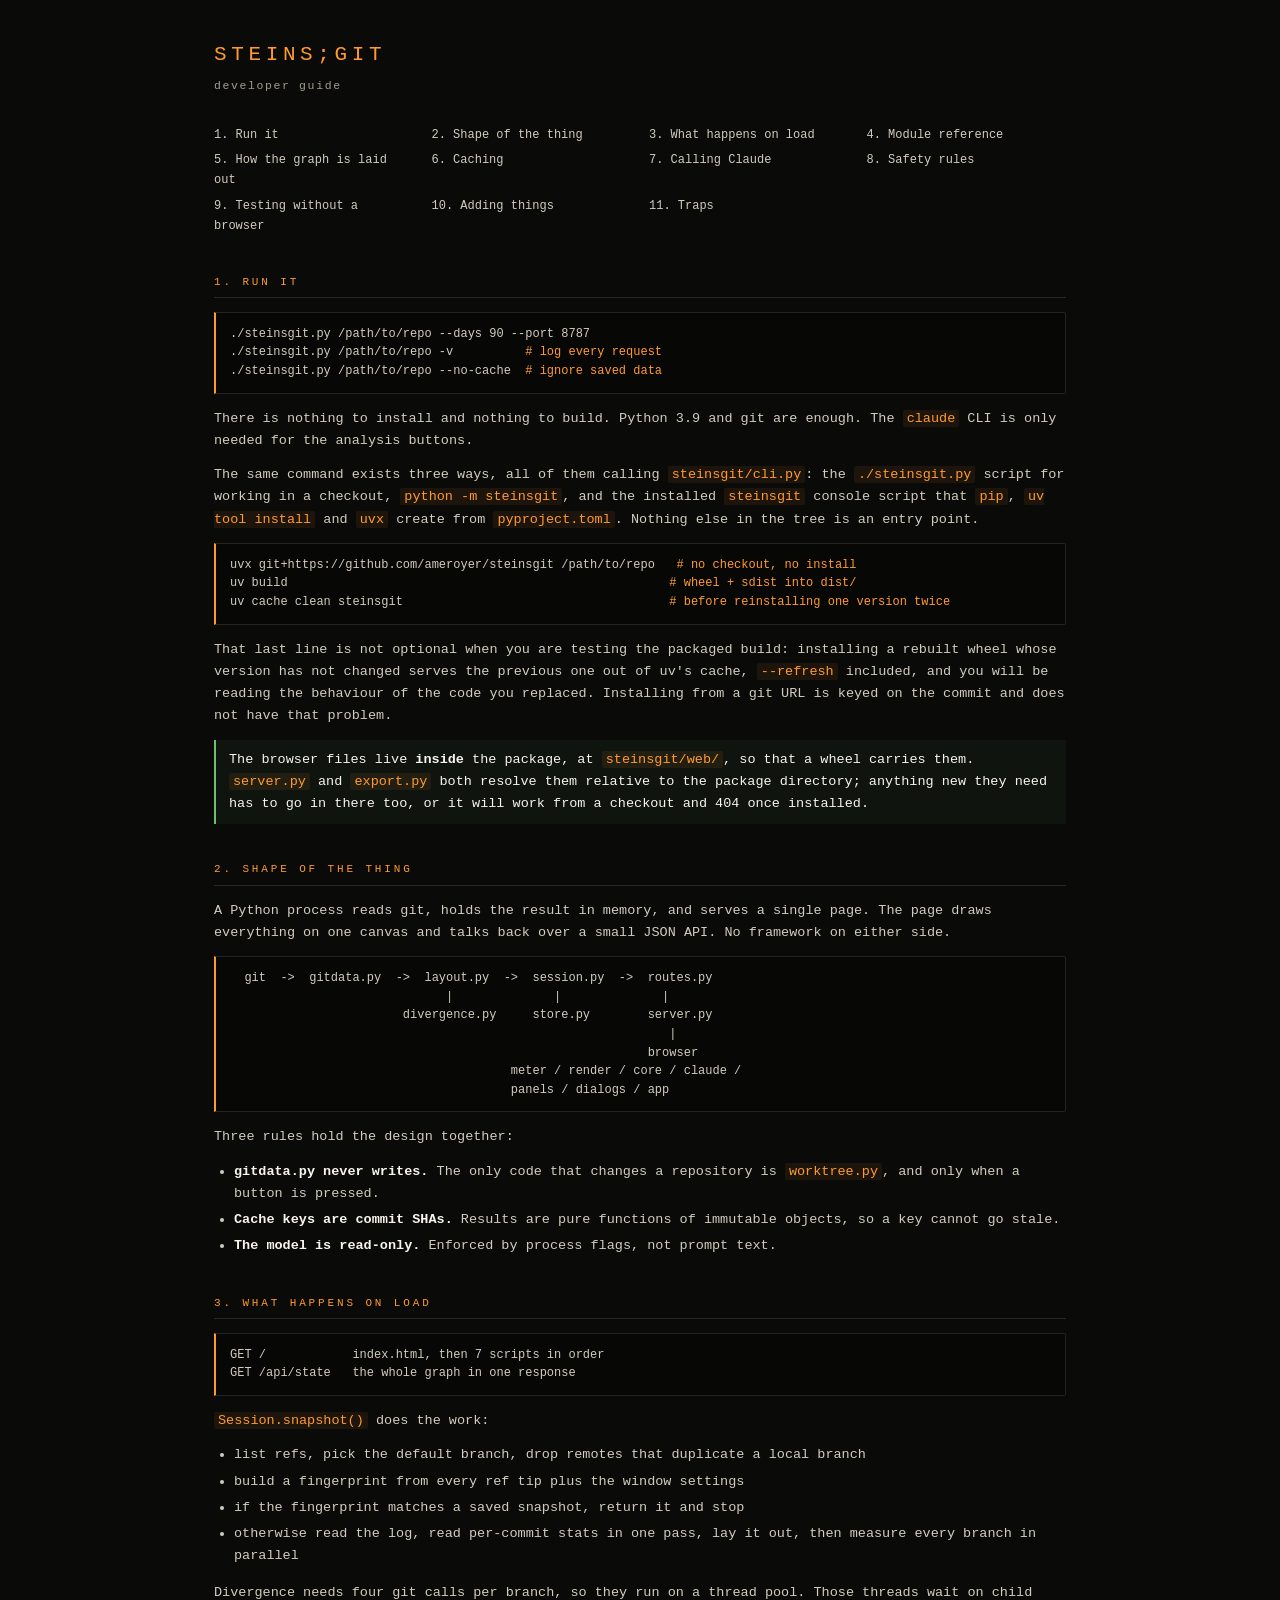
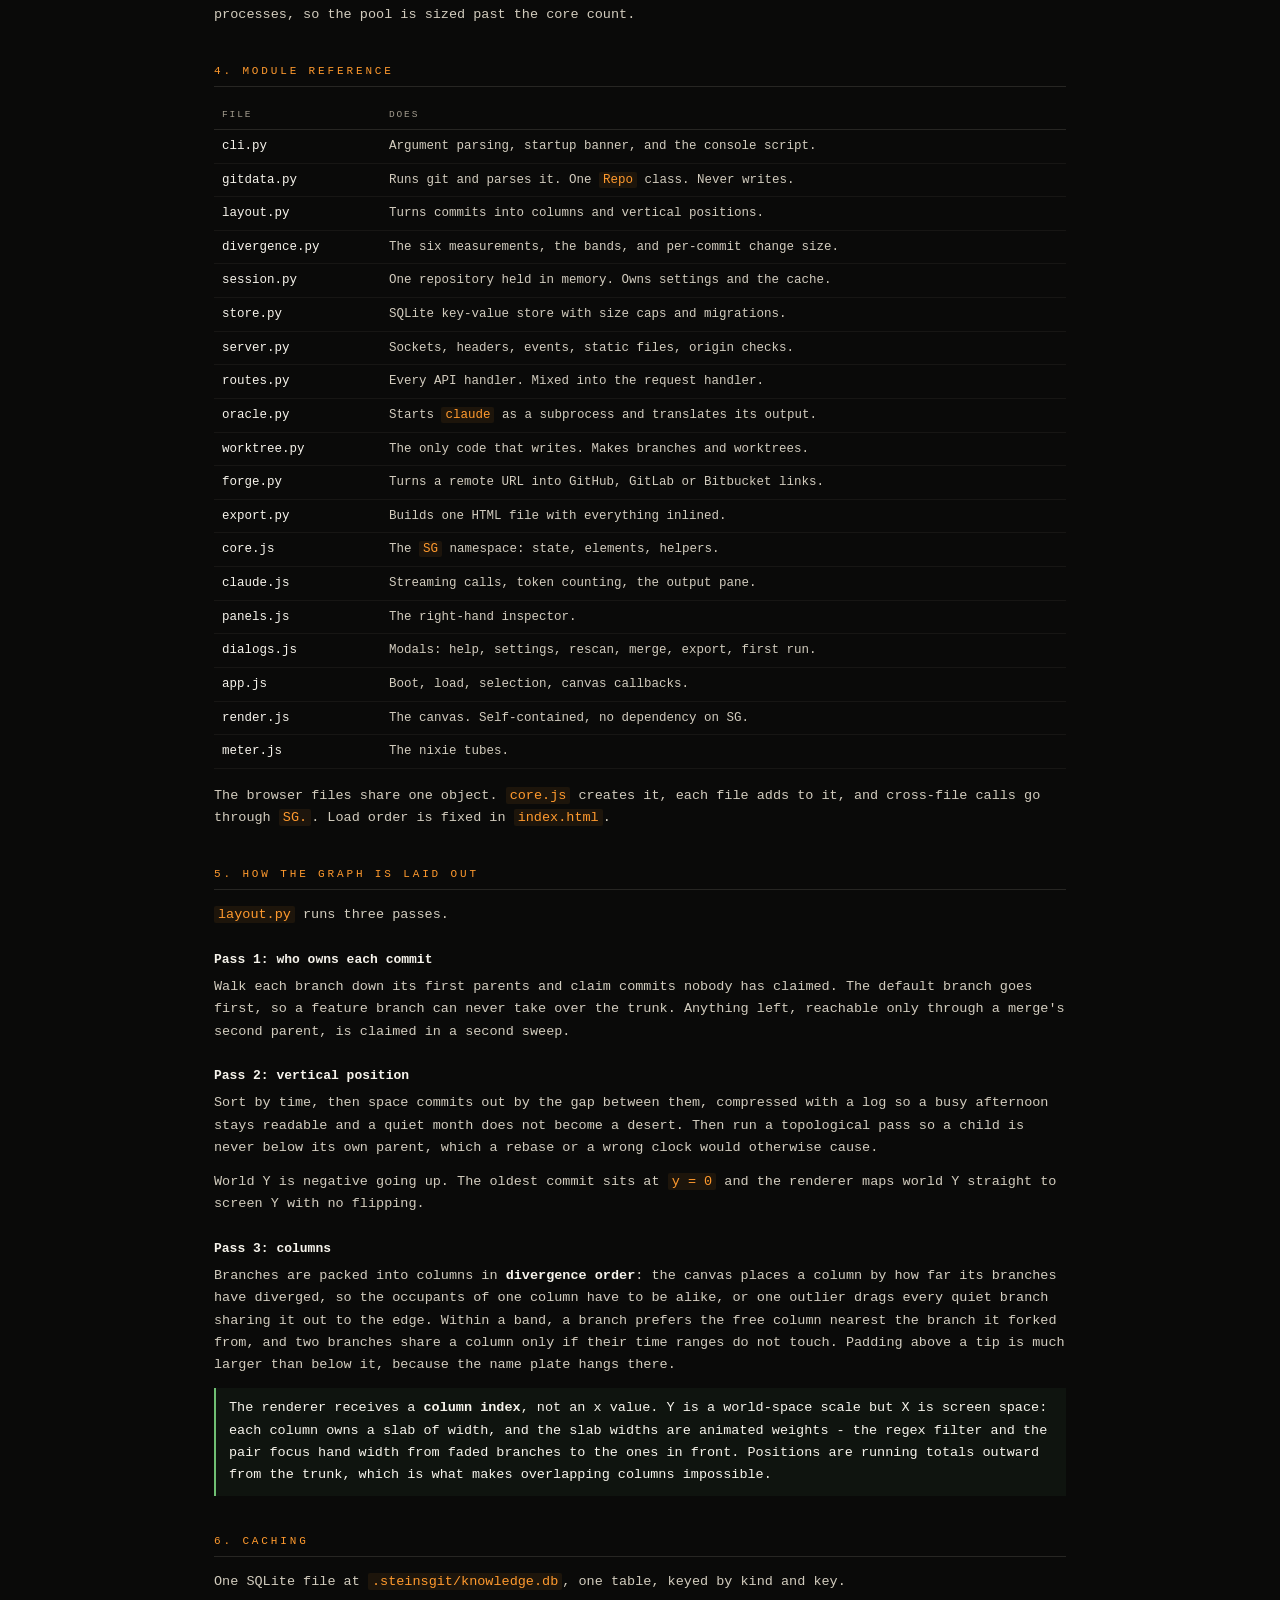
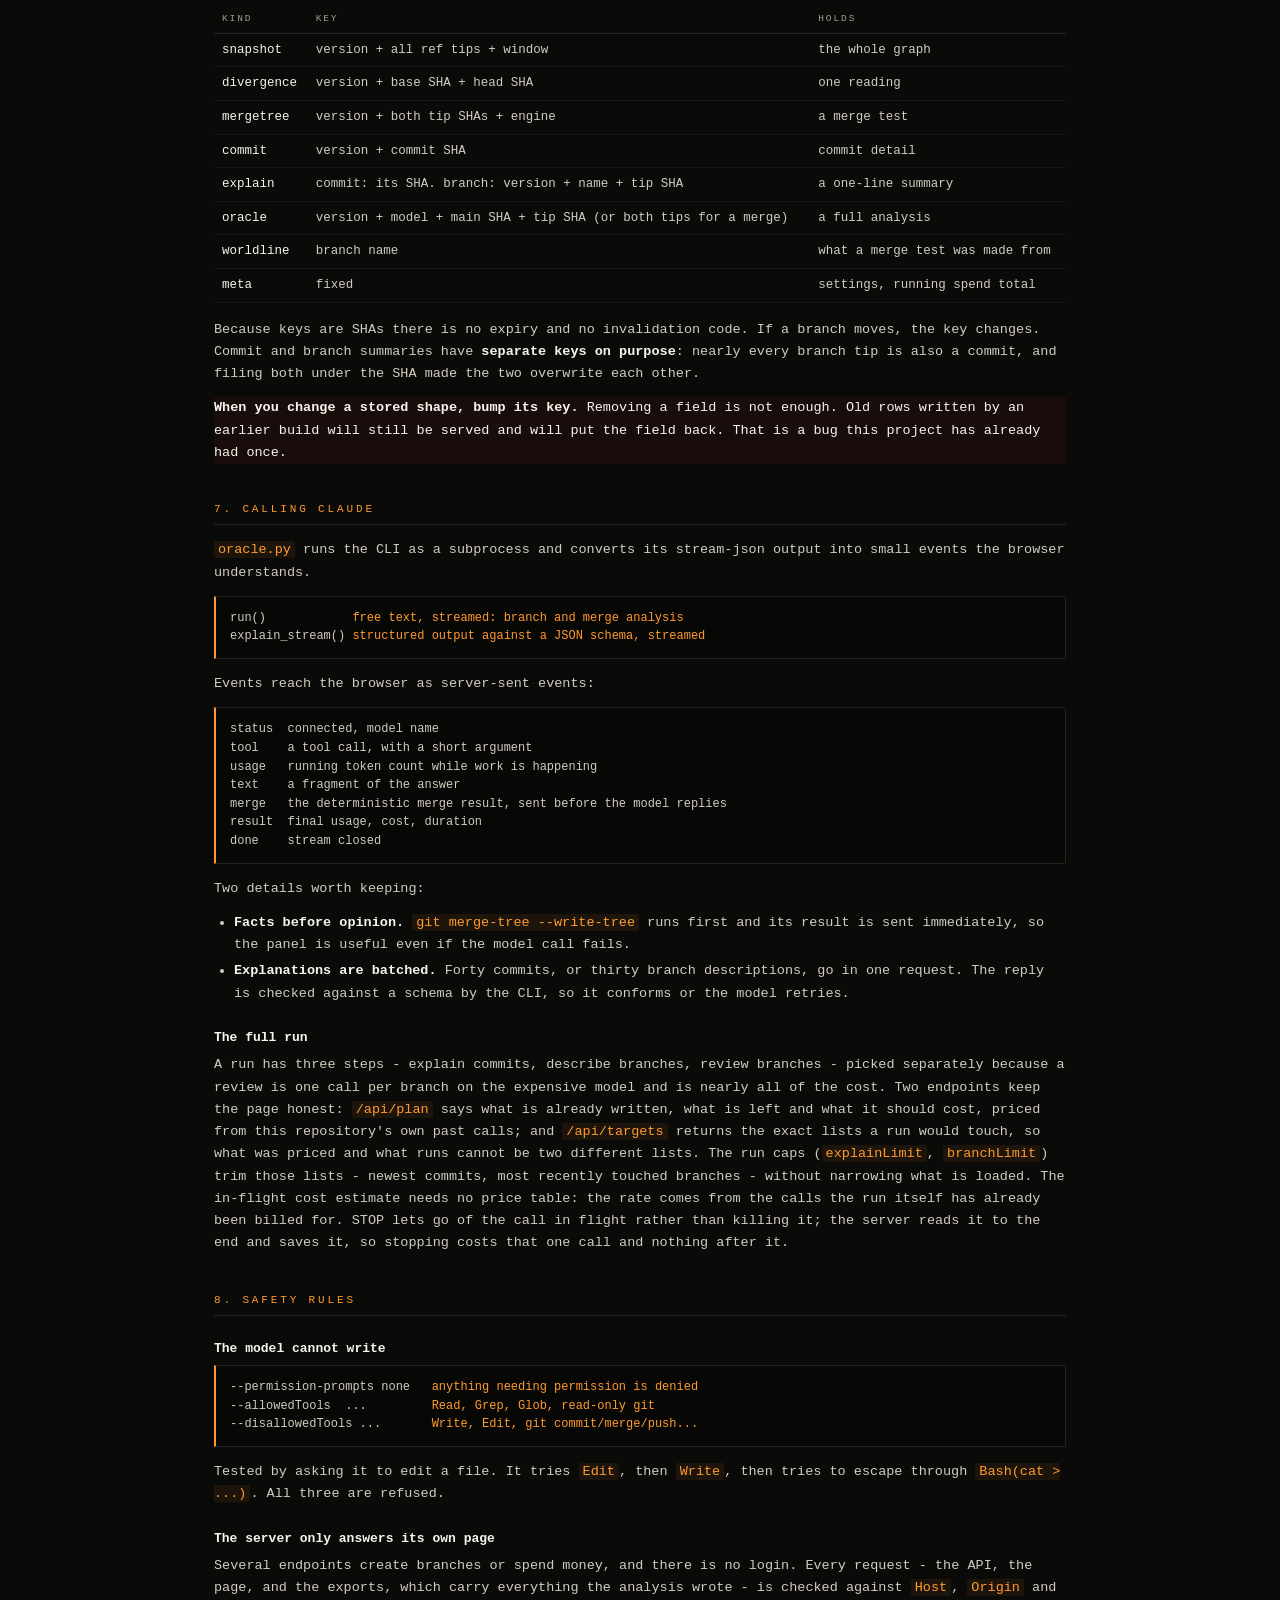
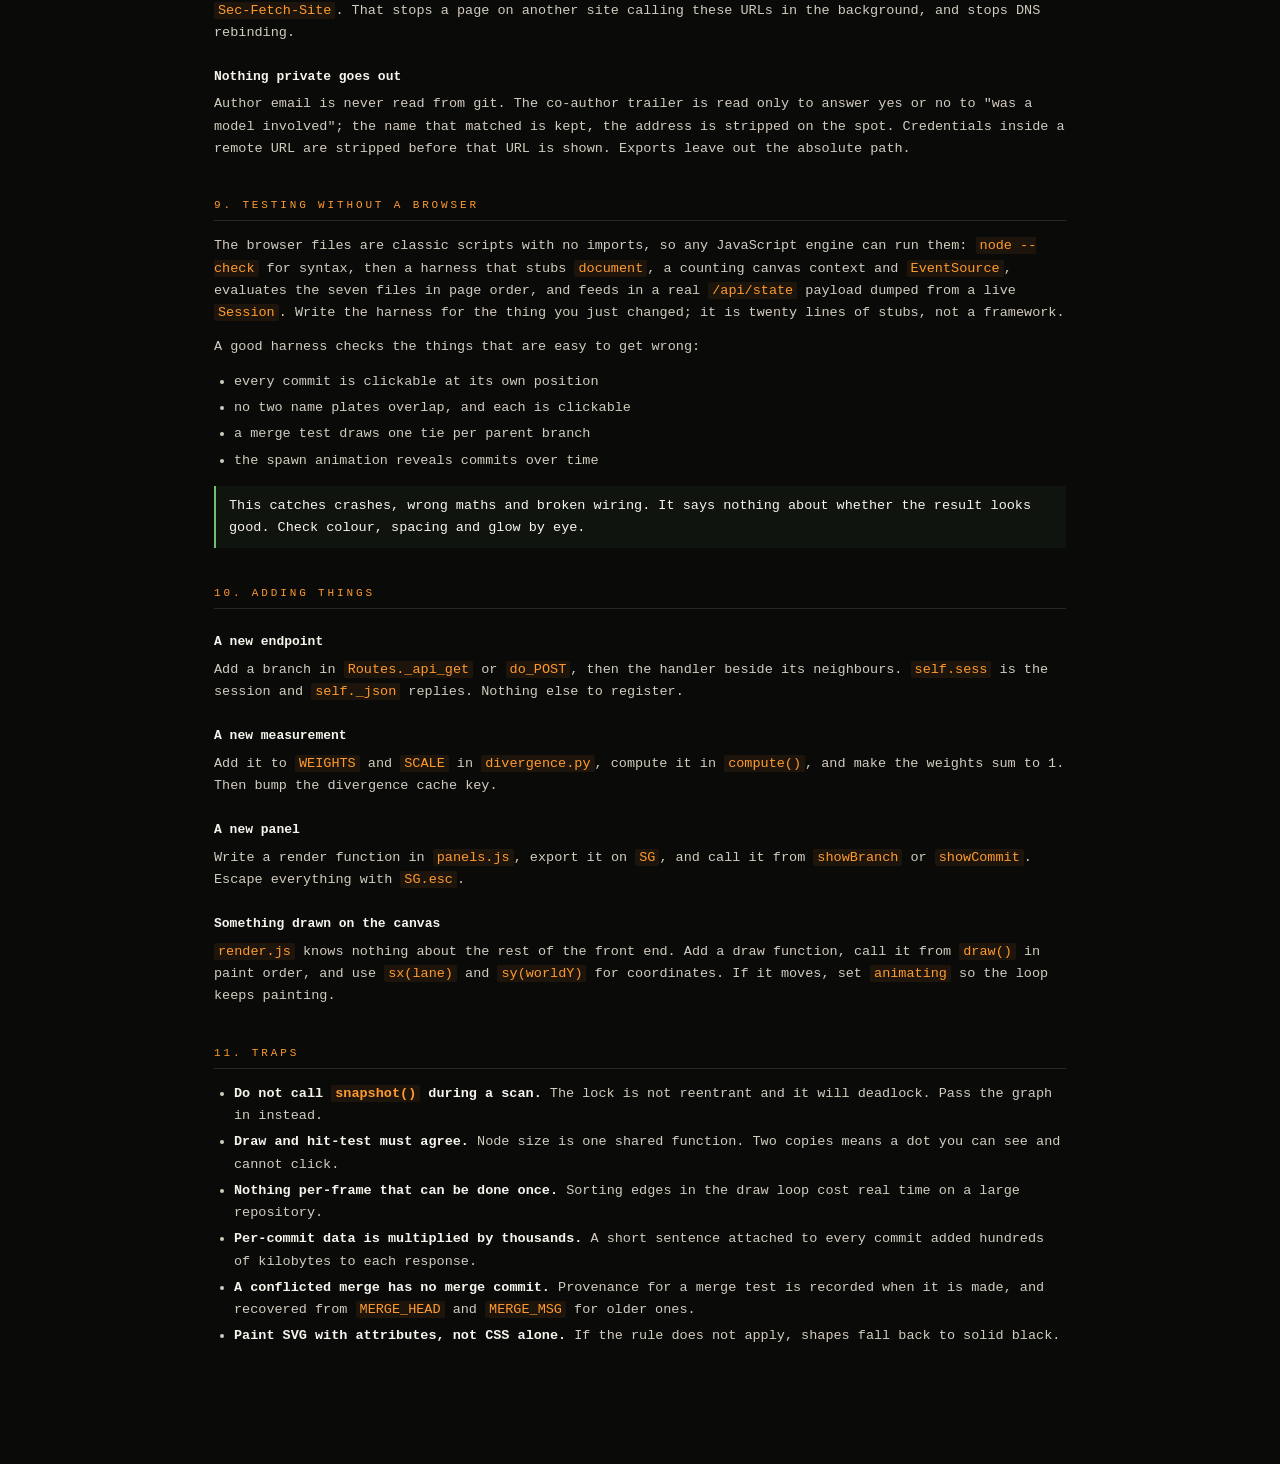
<file: docs/index.html>
<!doctype html>
<html lang="en">
<head>
<meta charset="utf-8">
<meta name="viewport" content="width=device-width, initial-scale=1">
<title>STEINS;GIT developer guide</title>
<style>
  :root{
    --bg:#0a0a09; --panel:#0e0e0c; --ink:#f7f4ec; --dim:#d2ccbe; --faint:#a39c8e;
    --line:rgba(226,219,204,.13); --amber:#ff9a2e; --green:#6fbf73; --red:#ff4224;
    --mono:"SF Mono",ui-monospace,Menlo,Consolas,monospace;
  }
  *{box-sizing:border-box}
  body{
    margin:0; background:var(--bg); color:var(--ink); font-family:var(--mono);
    font-size:13.5px; line-height:1.65; -webkit-font-smoothing:antialiased;
  }
  .wrap{max-width:900px; margin:0 auto; padding:38px 24px 80px}
  h1{font-size:21px; letter-spacing:.22em; color:var(--amber); font-weight:400; margin:0 0 4px}
  .sub{color:var(--faint); font-size:11.5px; letter-spacing:.14em; margin-bottom:30px}
  h2{
    font-size:11px; letter-spacing:.26em; color:var(--amber); font-weight:400;
    border-bottom:1px solid var(--line); padding-bottom:6px; margin:36px 0 14px;
  }
  h3{font-size:13px; color:var(--ink); font-weight:600; margin:22px 0 6px}
  p{margin:0 0 12px; color:var(--dim)}
  b{color:var(--ink)}
  code{color:var(--amber); background:rgba(255,154,46,.08); padding:1px 4px; border-radius:2px}
  pre{
    background:#070706; border:1px solid var(--line); border-left:2px solid var(--amber);
    padding:12px 14px; overflow-x:auto; font-size:12px; line-height:1.55;
    color:var(--dim); margin:0 0 14px; border-radius:0 2px 2px 0;
  }
  pre b{color:var(--amber); font-weight:400}
  table{width:100%; border-collapse:collapse; margin:0 0 16px; font-size:12.5px}
  th{
    text-align:left; color:var(--faint); font-weight:400; font-size:9.5px;
    letter-spacing:.2em; border-bottom:1px solid var(--line); padding:6px 8px;
  }
  td{padding:6px 8px; border-bottom:1px solid rgba(226,219,204,.06); vertical-align:top}
  td:first-child{color:var(--ink); white-space:nowrap}
  td.d{color:var(--dim)}
  .note{
    border-left:2px solid var(--green); background:rgba(111,191,115,.06);
    padding:9px 13px; margin:0 0 16px; color:var(--ink);
  }
  .warn{border-left-color:var(--red); background:rgba(255,66,36,.06)}
  ul{margin:0 0 14px; padding-left:20px; color:var(--dim)}
  li{margin-bottom:4px}
  a{color:var(--amber)}
  .toc{
    display:grid; grid-template-columns:repeat(auto-fit,minmax(190px,1fr));
    gap:6px 18px; margin-bottom:8px; font-size:12px;
  }
  .toc a{text-decoration:none; color:var(--dim)}
  .toc a:hover{color:var(--amber)}
</style>
</head>
<body>
<div class="wrap">

<h1>STEINS;GIT</h1>
<div class="sub">developer guide</div>

<div class="toc">
  <a href="#run">1. Run it</a>
  <a href="#shape">2. Shape of the thing</a>
  <a href="#flow">3. What happens on load</a>
  <a href="#modules">4. Module reference</a>
  <a href="#layout">5. How the graph is laid out</a>
  <a href="#cache">6. Caching</a>
  <a href="#claude">7. Calling Claude</a>
  <a href="#safety">8. Safety rules</a>
  <a href="#test">9. Testing without a browser</a>
  <a href="#extend">10. Adding things</a>
  <a href="#traps">11. Traps</a>
</div>

<h2 id="run">1. RUN IT</h2>
<pre>./steinsgit.py /path/to/repo --days 90 --port 8787
./steinsgit.py /path/to/repo -v          <b># log every request</b>
./steinsgit.py /path/to/repo --no-cache  <b># ignore saved data</b></pre>
<p>There is nothing to install and nothing to build. Python 3.9 and git are
enough. The <code>claude</code> CLI is only needed for the analysis buttons.</p>
<p>The same command exists three ways, all of them calling
<code>steinsgit/cli.py</code>: the <code>./steinsgit.py</code> script for working
in a checkout, <code>python -m steinsgit</code>, and the installed
<code>steinsgit</code> console script that <code>pip</code>, <code>uv tool
install</code> and <code>uvx</code> create from <code>pyproject.toml</code>.
Nothing else in the tree is an entry point.</p>
<pre>uvx git+https://github.com/ameroyer/steinsgit /path/to/repo   <b># no checkout, no install</b>
uv build                                                     <b># wheel + sdist into dist/</b>
uv cache clean steinsgit                                     <b># before reinstalling one version twice</b></pre>
<p>That last line is not optional when you are testing the packaged build:
installing a rebuilt wheel whose version has not changed serves the previous
one out of uv's cache, <code>--refresh</code> included, and you will be reading
the behaviour of the code you replaced. Installing from a git URL is keyed on
the commit and does not have that problem.</p>
<div class="note">The browser files live <b>inside</b> the package, at
<code>steinsgit/web/</code>, so that a wheel carries them. <code>server.py</code>
and <code>export.py</code> both resolve them relative to the package directory;
anything new they need has to go in there too, or it will work from a checkout
and 404 once installed.</div>

<h2 id="shape">2. SHAPE OF THE THING</h2>
<p>A Python process reads git, holds the result in memory, and serves a single
page. The page draws everything on one canvas and talks back over a small JSON
API. No framework on either side.</p>
<pre>  git  ->  gitdata.py  ->  layout.py  ->  session.py  ->  routes.py
                              |              |              |
                        divergence.py     store.py        server.py
                                                             |
                                                          browser
                                       meter / render / core / claude /
                                       panels / dialogs / app</pre>
<p>Three rules hold the design together:</p>
<ul>
  <li><b>gitdata.py never writes.</b> The only code that changes a repository is
      <code>worktree.py</code>, and only when a button is pressed.</li>
  <li><b>Cache keys are commit SHAs.</b> Results are pure functions of immutable
      objects, so a key cannot go stale.</li>
  <li><b>The model is read-only.</b> Enforced by process flags, not prompt text.</li>
</ul>

<h2 id="flow">3. WHAT HAPPENS ON LOAD</h2>
<pre>GET /            index.html, then 7 scripts in order
GET /api/state   the whole graph in one response</pre>
<p><code>Session.snapshot()</code> does the work:</p>
<ul>
  <li>list refs, pick the default branch, drop remotes that duplicate a local branch</li>
  <li>build a fingerprint from every ref tip plus the window settings</li>
  <li>if the fingerprint matches a saved snapshot, return it and stop</li>
  <li>otherwise read the log, read per-commit stats in one pass, lay it out,
      then measure every branch in parallel</li>
</ul>
<p>Divergence needs four git calls per branch, so they run on a thread pool.
Those threads wait on child processes, so the pool is sized past the core
count.</p>

<h2 id="modules">4. MODULE REFERENCE</h2>
<table>
<tr><th>FILE</th><th>DOES</th></tr>
<tr><td>cli.py</td><td class="d">Argument parsing, startup banner, and the console script.</td></tr>
<tr><td>gitdata.py</td><td class="d">Runs git and parses it. One <code>Repo</code> class. Never writes.</td></tr>
<tr><td>layout.py</td><td class="d">Turns commits into columns and vertical positions.</td></tr>
<tr><td>divergence.py</td><td class="d">The six measurements, the bands, and per-commit change size.</td></tr>
<tr><td>session.py</td><td class="d">One repository held in memory. Owns settings and the cache.</td></tr>
<tr><td>store.py</td><td class="d">SQLite key-value store with size caps and migrations.</td></tr>
<tr><td>server.py</td><td class="d">Sockets, headers, events, static files, origin checks.</td></tr>
<tr><td>routes.py</td><td class="d">Every API handler. Mixed into the request handler.</td></tr>
<tr><td>oracle.py</td><td class="d">Starts <code>claude</code> as a subprocess and translates its output.</td></tr>
<tr><td>worktree.py</td><td class="d">The only code that writes. Makes branches and worktrees.</td></tr>
<tr><td>forge.py</td><td class="d">Turns a remote URL into GitHub, GitLab or Bitbucket links.</td></tr>
<tr><td>export.py</td><td class="d">Builds one HTML file with everything inlined.</td></tr>
<tr><td>core.js</td><td class="d">The <code>SG</code> namespace: state, elements, helpers.</td></tr>
<tr><td>claude.js</td><td class="d">Streaming calls, token counting, the output pane.</td></tr>
<tr><td>panels.js</td><td class="d">The right-hand inspector.</td></tr>
<tr><td>dialogs.js</td><td class="d">Modals: help, settings, rescan, merge, export, first run.</td></tr>
<tr><td>app.js</td><td class="d">Boot, load, selection, canvas callbacks.</td></tr>
<tr><td>render.js</td><td class="d">The canvas. Self-contained, no dependency on SG.</td></tr>
<tr><td>meter.js</td><td class="d">The nixie tubes.</td></tr>
</table>
<p>The browser files share one object. <code>core.js</code> creates it, each file
adds to it, and cross-file calls go through <code>SG.</code>. Load order is fixed
in <code>index.html</code>.</p>

<h2 id="layout">5. HOW THE GRAPH IS LAID OUT</h2>
<p><code>layout.py</code> runs three passes.</p>

<h3>Pass 1: who owns each commit</h3>
<p>Walk each branch down its first parents and claim commits nobody has claimed.
The default branch goes first, so a feature branch can never take over the
trunk. Anything left, reachable only through a merge's second parent, is claimed
in a second sweep.</p>

<h3>Pass 2: vertical position</h3>
<p>Sort by time, then space commits out by the gap between them, compressed with
a log so a busy afternoon stays readable and a quiet month does not become a
desert. Then run a topological pass so a child is never below its own parent, which
a rebase or a wrong clock would otherwise cause.</p>
<p>World Y is negative going up. The oldest commit sits at <code>y = 0</code> and
the renderer maps world Y straight to screen Y with no flipping.</p>

<h3>Pass 3: columns</h3>
<p>Branches are packed into columns in <b>divergence order</b>: the canvas
places a column by how far its branches have diverged, so the occupants of one
column have to be alike, or one outlier drags every quiet branch sharing it out
to the edge. Within a band, a branch prefers the free column nearest the branch
it forked from, and two branches share a column only if their time ranges do
not touch. Padding above a tip is much larger than below it, because the name
plate hangs there.</p>

<div class="note">The renderer receives a <b>column index</b>, not an x value.
Y is a world-space scale but X is screen space: each column owns a slab of
width, and the slab widths are animated weights - the regex filter and the
pair focus hand width from faded branches to the ones in front. Positions are
running totals outward from the trunk, which is what makes overlapping columns
impossible.</div>

<h2 id="cache">6. CACHING</h2>
<p>One SQLite file at <code>.steinsgit/knowledge.db</code>, one table, keyed by
kind and key.</p>
<table>
<tr><th>KIND</th><th>KEY</th><th>HOLDS</th></tr>
<tr><td>snapshot</td><td class="d">version + all ref tips + window</td><td class="d">the whole graph</td></tr>
<tr><td>divergence</td><td class="d">version + base SHA + head SHA</td><td class="d">one reading</td></tr>
<tr><td>mergetree</td><td class="d">version + both tip SHAs + engine</td><td class="d">a merge test</td></tr>
<tr><td>commit</td><td class="d">version + commit SHA</td><td class="d">commit detail</td></tr>
<tr><td>explain</td><td class="d">commit: its SHA. branch: version + name + tip SHA</td><td class="d">a one-line summary</td></tr>
<tr><td>oracle</td><td class="d">version + model + main SHA + tip SHA (or both tips for a merge)</td><td class="d">a full analysis</td></tr>
<tr><td>worldline</td><td class="d">branch name</td><td class="d">what a merge test was made from</td></tr>
<tr><td>meta</td><td class="d">fixed</td><td class="d">settings, running spend total</td></tr>
</table>
<p>Because keys are SHAs there is no expiry and no invalidation code. If a branch
moves, the key changes. Commit and branch summaries have <b>separate keys on
purpose</b>: nearly every branch tip is also a commit, and filing both under the
SHA made the two overwrite each other.</p>
<div class="warn"><b>When you change a stored shape, bump its key.</b> Removing a
field is not enough. Old rows written by an earlier build will still be served
and will put the field back. That is a bug this project has already had once.</div>

<h2 id="claude">7. CALLING CLAUDE</h2>
<p><code>oracle.py</code> runs the CLI as a subprocess and converts its
stream-json output into small events the browser understands.</p>
<pre>run()            <b>free text, streamed: branch and merge analysis</b>
explain_stream() <b>structured output against a JSON schema, streamed</b></pre>
<p>Events reach the browser as server-sent events:</p>
<pre>status  connected, model name
tool    a tool call, with a short argument
usage   running token count while work is happening
text    a fragment of the answer
merge   the deterministic merge result, sent before the model replies
result  final usage, cost, duration
done    stream closed</pre>
<p>Two details worth keeping:</p>
<ul>
  <li><b>Facts before opinion.</b> <code>git merge-tree --write-tree</code> runs
      first and its result is sent immediately, so the panel is useful even if
      the model call fails.</li>
  <li><b>Explanations are batched.</b> Forty commits, or thirty branch
      descriptions, go in one request. The reply is checked against a schema by
      the CLI, so it conforms or the model retries.</li>
</ul>

<h3>The full run</h3>
<p>A run has three steps - explain commits, describe branches, review branches -
picked separately because a review is one call per branch on the expensive
model and is nearly all of the cost. Two endpoints keep the page honest:
<code>/api/plan</code> says what is already written, what is left and what it
should cost, priced from this repository's own past calls; and
<code>/api/targets</code> returns the exact lists a run would touch, so what
was priced and what runs cannot be two different lists. The run caps
(<code>explainLimit</code>, <code>branchLimit</code>) trim those lists - newest
commits, most recently touched branches - without narrowing what is loaded.
The in-flight cost estimate needs no price table: the rate comes from the calls
the run itself has already been billed for. STOP lets go of the call in flight
rather than killing it; the server reads it to the end and saves it, so
stopping costs that one call and nothing after it.</p>

<h2 id="safety">8. SAFETY RULES</h2>
<h3>The model cannot write</h3>
<pre>--permission-prompts none   <b>anything needing permission is denied</b>
--allowedTools  ...         <b>Read, Grep, Glob, read-only git</b>
--disallowedTools ...       <b>Write, Edit, git commit/merge/push...</b></pre>
<p>Tested by asking it to edit a file. It tries <code>Edit</code>, then
<code>Write</code>, then tries to escape through <code>Bash(cat &gt; ...)</code>.
All three are refused.</p>

<h3>The server only answers its own page</h3>
<p>Several endpoints create branches or spend money, and there is no login. Every
request - the API, the page, and the exports, which carry everything the
analysis wrote - is checked against <code>Host</code>, <code>Origin</code> and
<code>Sec-Fetch-Site</code>. That stops a page on another site calling these
URLs in the background, and stops DNS rebinding.</p>

<h3>Nothing private goes out</h3>
<p>Author email is never read from git. The co-author trailer is read only to
answer yes or no to "was a model involved"; the name that matched is kept, the
address is stripped on the spot. Credentials inside a remote URL are stripped
before that URL is shown. Exports leave out the absolute path.</p>

<h2 id="test">9. TESTING WITHOUT A BROWSER</h2>
<p>The browser files are classic scripts with no imports, so any JavaScript
engine can run them: <code>node --check</code> for syntax, then a harness that
stubs <code>document</code>, a counting canvas context and
<code>EventSource</code>, evaluates the seven files in page order, and feeds in
a real <code>/api/state</code> payload dumped from a live
<code>Session</code>. Write the harness for the thing you just changed; it is
twenty lines of stubs, not a framework.</p>
<p>A good harness checks the things that are easy to get wrong:</p>
<ul>
  <li>every commit is clickable at its own position</li>
  <li>no two name plates overlap, and each is clickable</li>
  <li>a merge test draws one tie per parent branch</li>
  <li>the spawn animation reveals commits over time</li>
</ul>
<div class="note">This catches crashes, wrong maths and broken wiring. It says
nothing about whether the result looks good. Check colour, spacing and glow by
eye.</div>

<h2 id="extend">10. ADDING THINGS</h2>

<h3>A new endpoint</h3>
<p>Add a branch in <code>Routes._api_get</code> or <code>do_POST</code>, then the
handler beside its neighbours. <code>self.sess</code> is the session and
<code>self._json</code> replies. Nothing else to register.</p>

<h3>A new measurement</h3>
<p>Add it to <code>WEIGHTS</code> and <code>SCALE</code> in
<code>divergence.py</code>, compute it in <code>compute()</code>, and make the
weights sum to 1. Then bump the divergence cache key.</p>

<h3>A new panel</h3>
<p>Write a render function in <code>panels.js</code>, export it on
<code>SG</code>, and call it from <code>showBranch</code> or
<code>showCommit</code>. Escape everything with <code>SG.esc</code>.</p>

<h3>Something drawn on the canvas</h3>
<p><code>render.js</code> knows nothing about the rest of the front end. Add a
draw function, call it from <code>draw()</code> in paint order, and use
<code>sx(lane)</code> and <code>sy(worldY)</code> for coordinates. If it moves,
set <code>animating</code> so the loop keeps painting.</p>

<h2 id="traps">11. TRAPS</h2>
<ul>
  <li><b>Do not call <code>snapshot()</code> during a scan.</b> The lock is not
      reentrant and it will deadlock. Pass the graph in instead.</li>
  <li><b>Draw and hit-test must agree.</b> Node size is one shared function. Two
      copies means a dot you can see and cannot click.</li>
  <li><b>Nothing per-frame that can be done once.</b> Sorting edges in the draw
      loop cost real time on a large repository.</li>
  <li><b>Per-commit data is multiplied by thousands.</b> A short sentence
      attached to every commit added hundreds of kilobytes to each response.</li>
  <li><b>A conflicted merge has no merge commit.</b> Provenance for a merge test
      is recorded when it is made, and recovered from <code>MERGE_HEAD</code> and
      <code>MERGE_MSG</code> for older ones.</li>
  <li><b>Paint SVG with attributes, not CSS alone.</b> If the rule does not
      apply, shapes fall back to solid black.</li>
</ul>

</div>
</body>
</html>
</file>
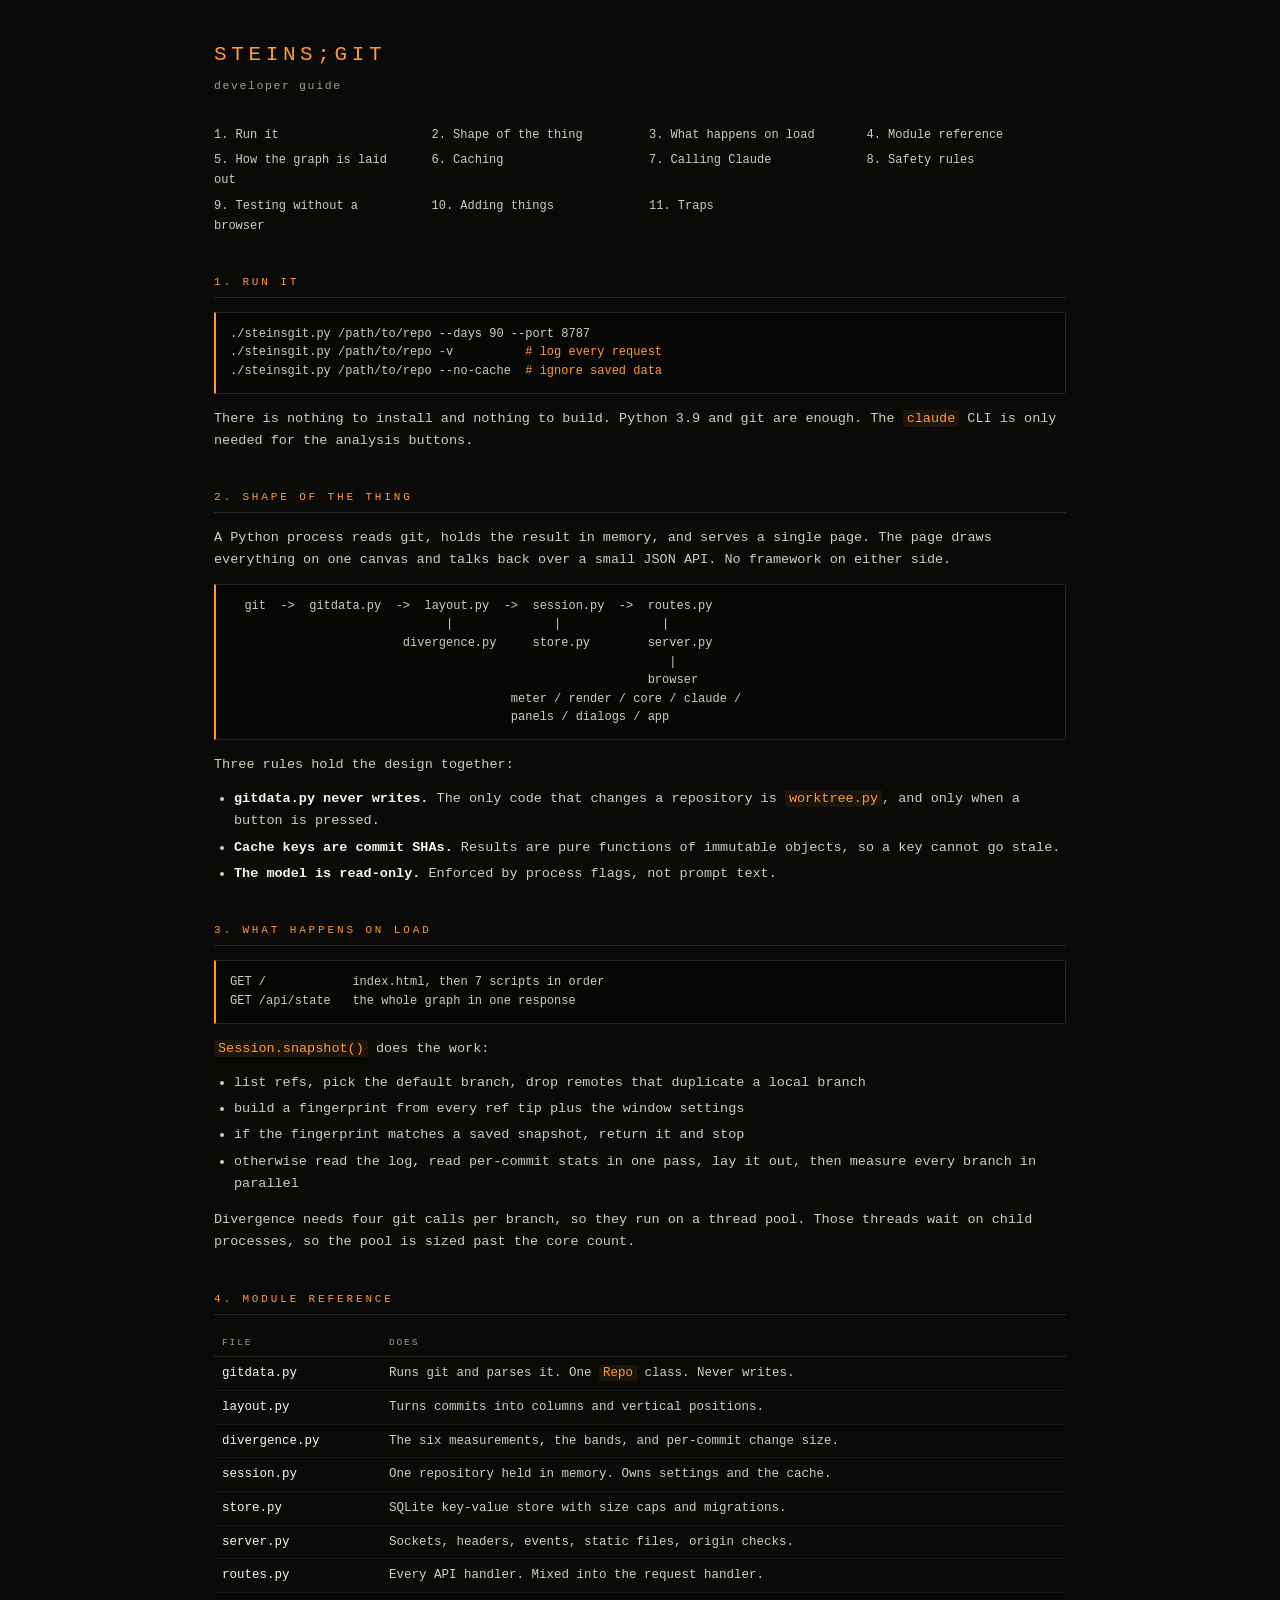
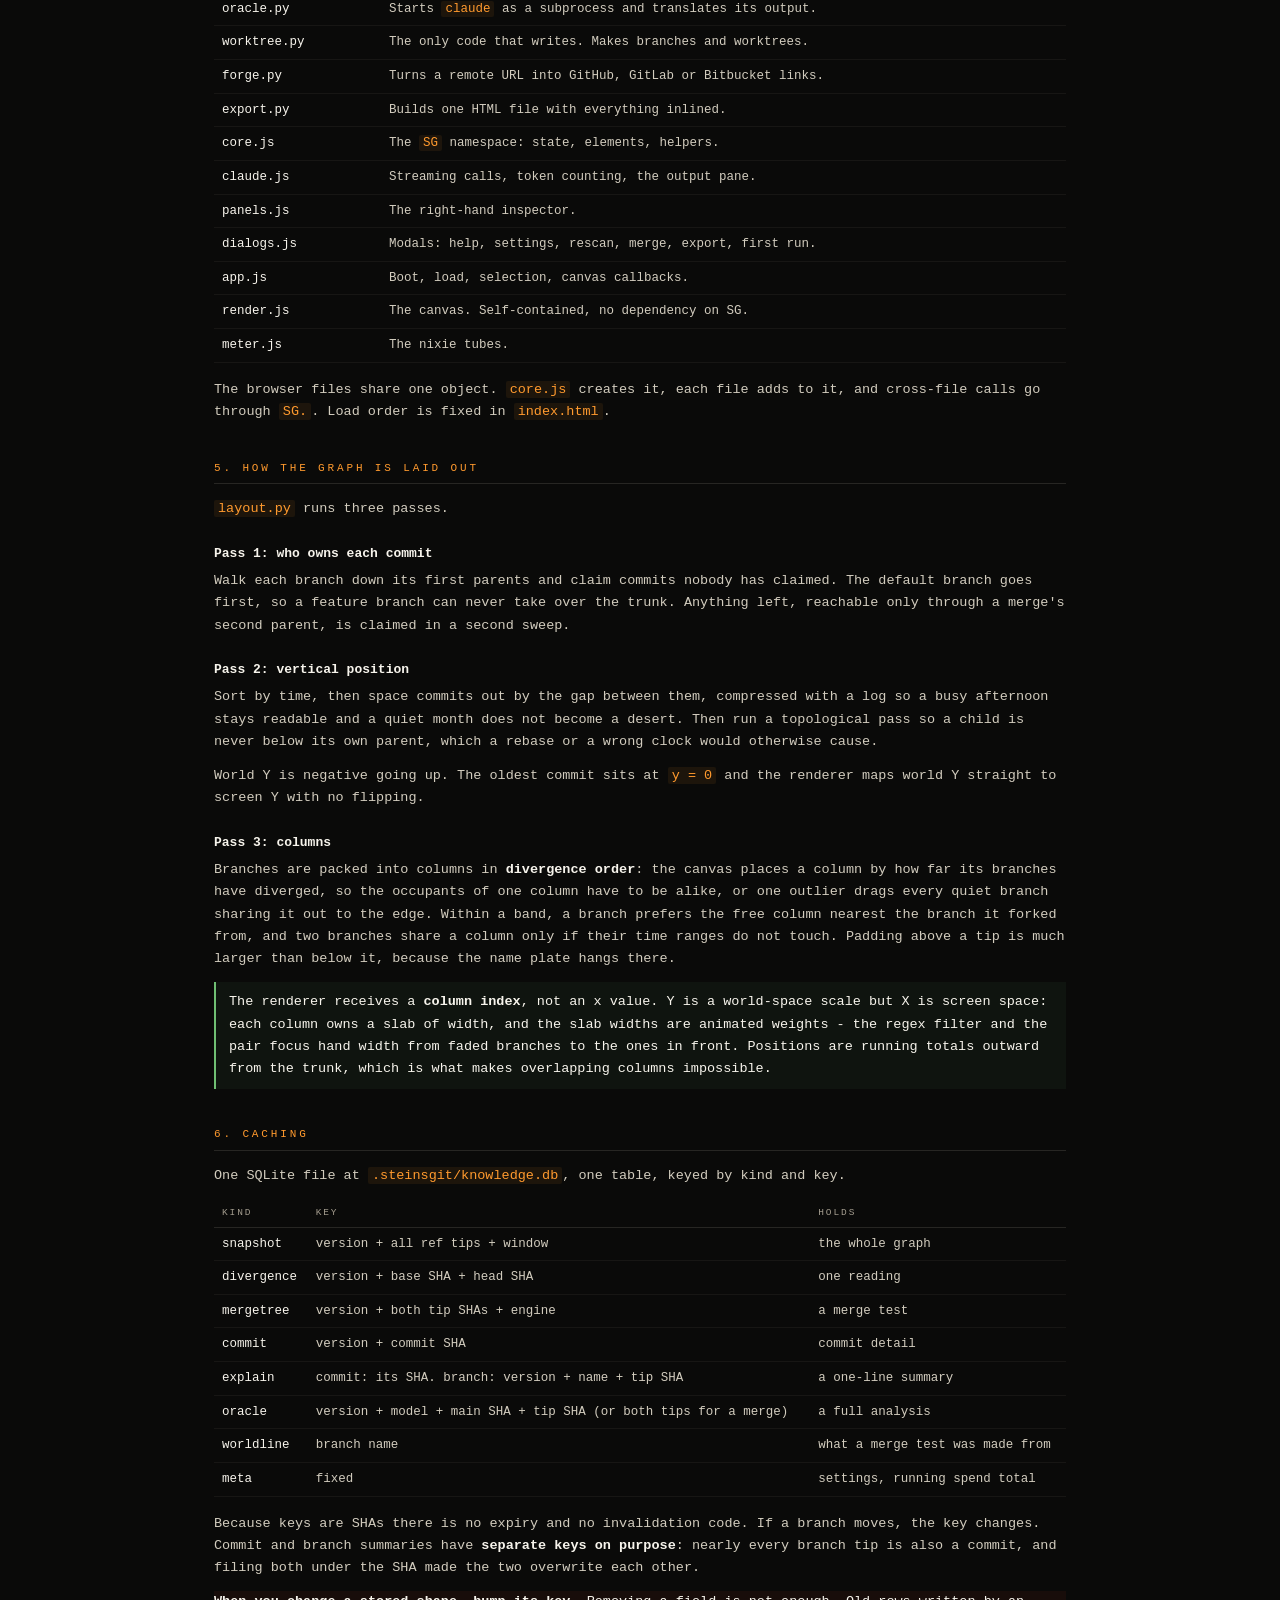
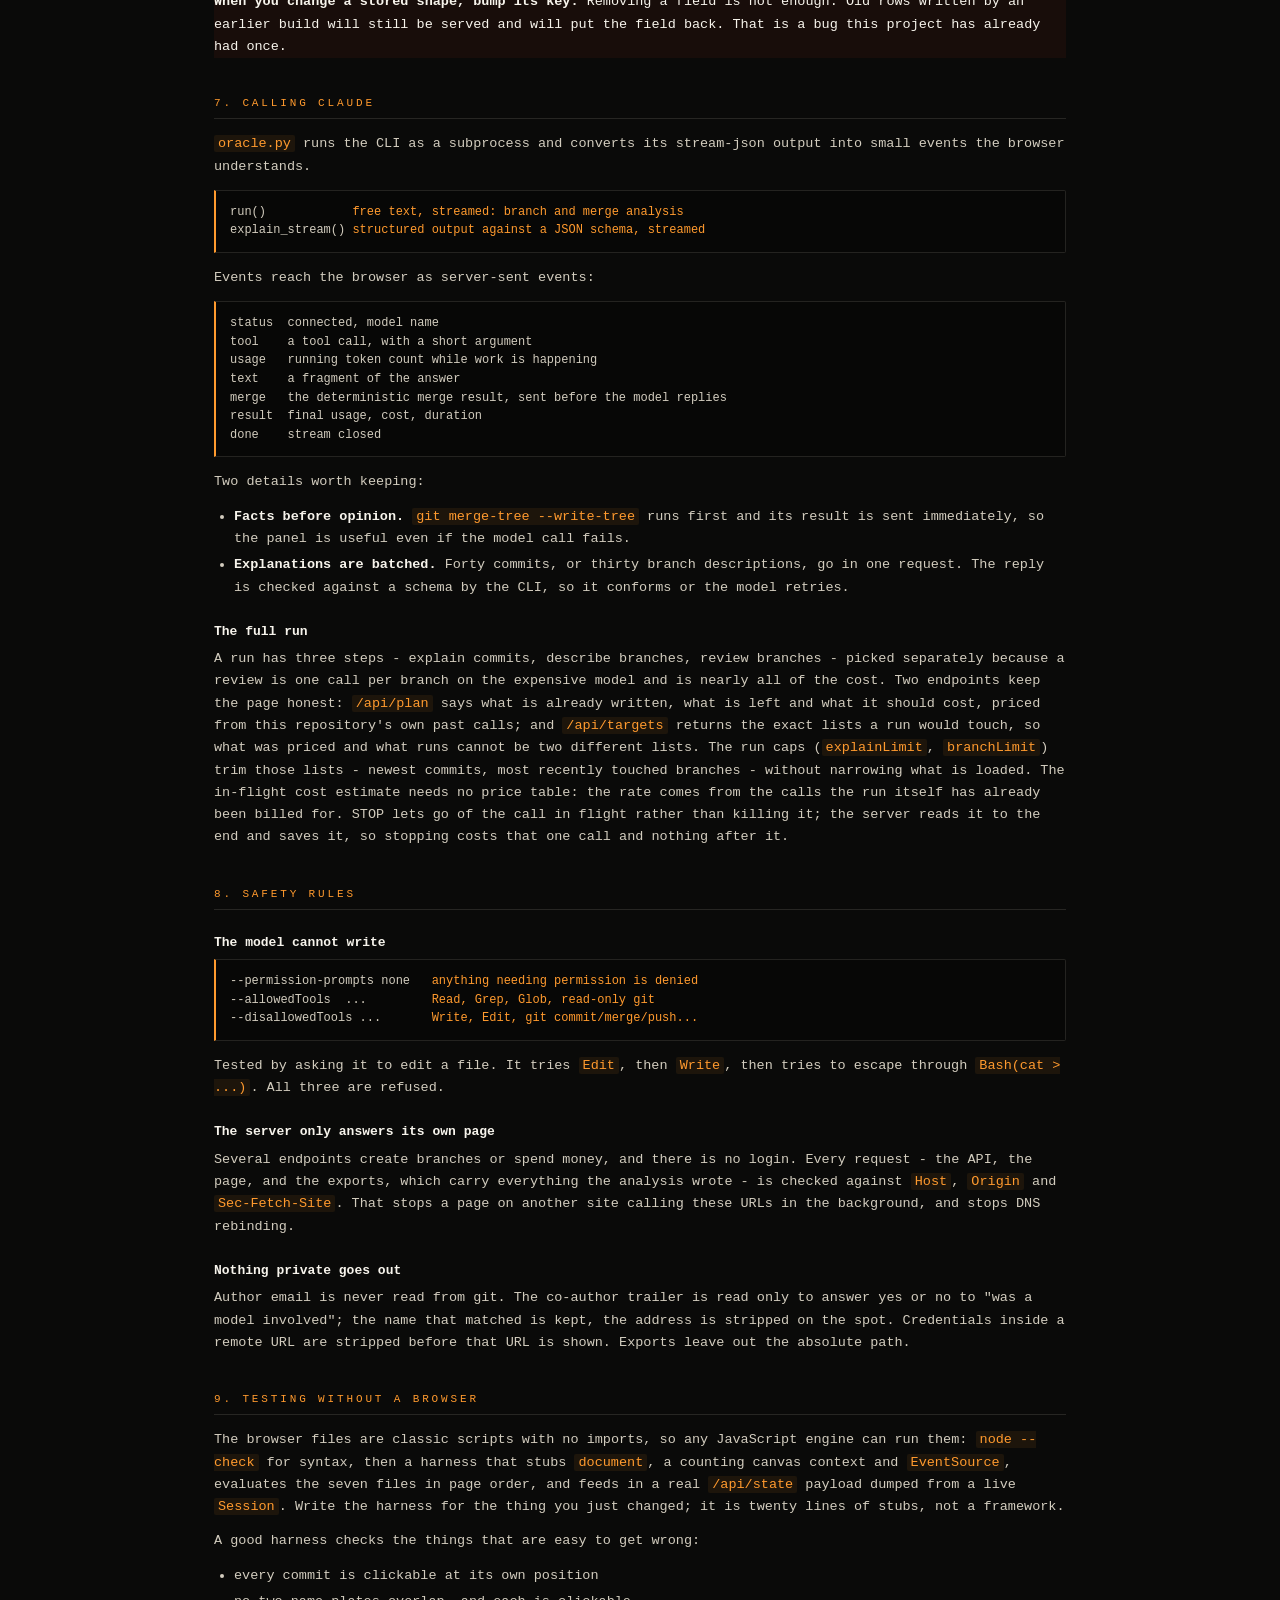
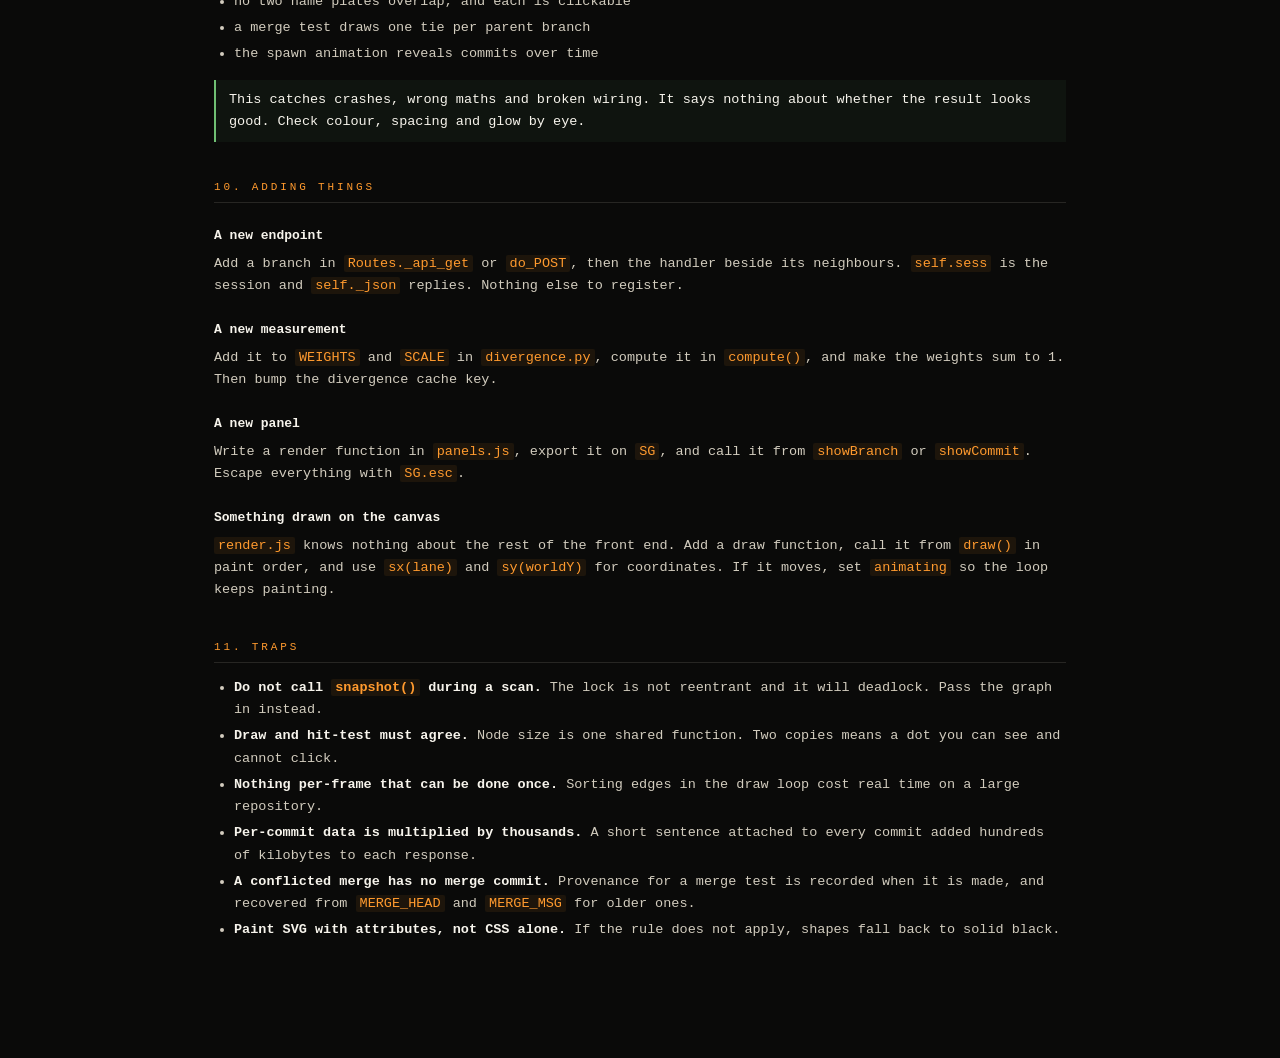
<file: docs/dev_guide.html>
<!doctype html>
<html lang="en">
<head>
<meta charset="utf-8">
<meta name="viewport" content="width=device-width, initial-scale=1">
<title>STEINS;GIT developer guide</title>
<style>
  :root{
    --bg:#0a0a09; --panel:#0e0e0c; --ink:#f7f4ec; --dim:#d2ccbe; --faint:#a39c8e;
    --line:rgba(226,219,204,.13); --amber:#ff9a2e; --green:#6fbf73; --red:#ff4224;
    --mono:"SF Mono",ui-monospace,Menlo,Consolas,monospace;
  }
  *{box-sizing:border-box}
  body{
    margin:0; background:var(--bg); color:var(--ink); font-family:var(--mono);
    font-size:13.5px; line-height:1.65; -webkit-font-smoothing:antialiased;
  }
  .wrap{max-width:900px; margin:0 auto; padding:38px 24px 80px}
  h1{font-size:21px; letter-spacing:.22em; color:var(--amber); font-weight:400; margin:0 0 4px}
  .sub{color:var(--faint); font-size:11.5px; letter-spacing:.14em; margin-bottom:30px}
  h2{
    font-size:11px; letter-spacing:.26em; color:var(--amber); font-weight:400;
    border-bottom:1px solid var(--line); padding-bottom:6px; margin:36px 0 14px;
  }
  h3{font-size:13px; color:var(--ink); font-weight:600; margin:22px 0 6px}
  p{margin:0 0 12px; color:var(--dim)}
  b{color:var(--ink)}
  code{color:var(--amber); background:rgba(255,154,46,.08); padding:1px 4px; border-radius:2px}
  pre{
    background:#070706; border:1px solid var(--line); border-left:2px solid var(--amber);
    padding:12px 14px; overflow-x:auto; font-size:12px; line-height:1.55;
    color:var(--dim); margin:0 0 14px; border-radius:0 2px 2px 0;
  }
  pre b{color:var(--amber); font-weight:400}
  table{width:100%; border-collapse:collapse; margin:0 0 16px; font-size:12.5px}
  th{
    text-align:left; color:var(--faint); font-weight:400; font-size:9.5px;
    letter-spacing:.2em; border-bottom:1px solid var(--line); padding:6px 8px;
  }
  td{padding:6px 8px; border-bottom:1px solid rgba(226,219,204,.06); vertical-align:top}
  td:first-child{color:var(--ink); white-space:nowrap}
  td.d{color:var(--dim)}
  .note{
    border-left:2px solid var(--green); background:rgba(111,191,115,.06);
    padding:9px 13px; margin:0 0 16px; color:var(--ink);
  }
  .warn{border-left-color:var(--red); background:rgba(255,66,36,.06)}
  ul{margin:0 0 14px; padding-left:20px; color:var(--dim)}
  li{margin-bottom:4px}
  a{color:var(--amber)}
  .toc{
    display:grid; grid-template-columns:repeat(auto-fit,minmax(190px,1fr));
    gap:6px 18px; margin-bottom:8px; font-size:12px;
  }
  .toc a{text-decoration:none; color:var(--dim)}
  .toc a:hover{color:var(--amber)}
</style>
</head>
<body>
<div class="wrap">

<h1>STEINS;GIT</h1>
<div class="sub">developer guide</div>

<div class="toc">
  <a href="#run">1. Run it</a>
  <a href="#shape">2. Shape of the thing</a>
  <a href="#flow">3. What happens on load</a>
  <a href="#modules">4. Module reference</a>
  <a href="#layout">5. How the graph is laid out</a>
  <a href="#cache">6. Caching</a>
  <a href="#claude">7. Calling Claude</a>
  <a href="#safety">8. Safety rules</a>
  <a href="#test">9. Testing without a browser</a>
  <a href="#extend">10. Adding things</a>
  <a href="#traps">11. Traps</a>
</div>

<h2 id="run">1. RUN IT</h2>
<pre>./steinsgit.py /path/to/repo --days 90 --port 8787
./steinsgit.py /path/to/repo -v          <b># log every request</b>
./steinsgit.py /path/to/repo --no-cache  <b># ignore saved data</b></pre>
<p>There is nothing to install and nothing to build. Python 3.9 and git are
enough. The <code>claude</code> CLI is only needed for the analysis buttons.</p>

<h2 id="shape">2. SHAPE OF THE THING</h2>
<p>A Python process reads git, holds the result in memory, and serves a single
page. The page draws everything on one canvas and talks back over a small JSON
API. No framework on either side.</p>
<pre>  git  ->  gitdata.py  ->  layout.py  ->  session.py  ->  routes.py
                              |              |              |
                        divergence.py     store.py        server.py
                                                             |
                                                          browser
                                       meter / render / core / claude /
                                       panels / dialogs / app</pre>
<p>Three rules hold the design together:</p>
<ul>
  <li><b>gitdata.py never writes.</b> The only code that changes a repository is
      <code>worktree.py</code>, and only when a button is pressed.</li>
  <li><b>Cache keys are commit SHAs.</b> Results are pure functions of immutable
      objects, so a key cannot go stale.</li>
  <li><b>The model is read-only.</b> Enforced by process flags, not prompt text.</li>
</ul>

<h2 id="flow">3. WHAT HAPPENS ON LOAD</h2>
<pre>GET /            index.html, then 7 scripts in order
GET /api/state   the whole graph in one response</pre>
<p><code>Session.snapshot()</code> does the work:</p>
<ul>
  <li>list refs, pick the default branch, drop remotes that duplicate a local branch</li>
  <li>build a fingerprint from every ref tip plus the window settings</li>
  <li>if the fingerprint matches a saved snapshot, return it and stop</li>
  <li>otherwise read the log, read per-commit stats in one pass, lay it out,
      then measure every branch in parallel</li>
</ul>
<p>Divergence needs four git calls per branch, so they run on a thread pool.
Those threads wait on child processes, so the pool is sized past the core
count.</p>

<h2 id="modules">4. MODULE REFERENCE</h2>
<table>
<tr><th>FILE</th><th>DOES</th></tr>
<tr><td>gitdata.py</td><td class="d">Runs git and parses it. One <code>Repo</code> class. Never writes.</td></tr>
<tr><td>layout.py</td><td class="d">Turns commits into columns and vertical positions.</td></tr>
<tr><td>divergence.py</td><td class="d">The six measurements, the bands, and per-commit change size.</td></tr>
<tr><td>session.py</td><td class="d">One repository held in memory. Owns settings and the cache.</td></tr>
<tr><td>store.py</td><td class="d">SQLite key-value store with size caps and migrations.</td></tr>
<tr><td>server.py</td><td class="d">Sockets, headers, events, static files, origin checks.</td></tr>
<tr><td>routes.py</td><td class="d">Every API handler. Mixed into the request handler.</td></tr>
<tr><td>oracle.py</td><td class="d">Starts <code>claude</code> as a subprocess and translates its output.</td></tr>
<tr><td>worktree.py</td><td class="d">The only code that writes. Makes branches and worktrees.</td></tr>
<tr><td>forge.py</td><td class="d">Turns a remote URL into GitHub, GitLab or Bitbucket links.</td></tr>
<tr><td>export.py</td><td class="d">Builds one HTML file with everything inlined.</td></tr>
<tr><td>core.js</td><td class="d">The <code>SG</code> namespace: state, elements, helpers.</td></tr>
<tr><td>claude.js</td><td class="d">Streaming calls, token counting, the output pane.</td></tr>
<tr><td>panels.js</td><td class="d">The right-hand inspector.</td></tr>
<tr><td>dialogs.js</td><td class="d">Modals: help, settings, rescan, merge, export, first run.</td></tr>
<tr><td>app.js</td><td class="d">Boot, load, selection, canvas callbacks.</td></tr>
<tr><td>render.js</td><td class="d">The canvas. Self-contained, no dependency on SG.</td></tr>
<tr><td>meter.js</td><td class="d">The nixie tubes.</td></tr>
</table>
<p>The browser files share one object. <code>core.js</code> creates it, each file
adds to it, and cross-file calls go through <code>SG.</code>. Load order is fixed
in <code>index.html</code>.</p>

<h2 id="layout">5. HOW THE GRAPH IS LAID OUT</h2>
<p><code>layout.py</code> runs three passes.</p>

<h3>Pass 1: who owns each commit</h3>
<p>Walk each branch down its first parents and claim commits nobody has claimed.
The default branch goes first, so a feature branch can never take over the
trunk. Anything left, reachable only through a merge's second parent, is claimed
in a second sweep.</p>

<h3>Pass 2: vertical position</h3>
<p>Sort by time, then space commits out by the gap between them, compressed with
a log so a busy afternoon stays readable and a quiet month does not become a
desert. Then run a topological pass so a child is never below its own parent, which
a rebase or a wrong clock would otherwise cause.</p>
<p>World Y is negative going up. The oldest commit sits at <code>y = 0</code> and
the renderer maps world Y straight to screen Y with no flipping.</p>

<h3>Pass 3: columns</h3>
<p>Branches are packed into columns in <b>divergence order</b>: the canvas
places a column by how far its branches have diverged, so the occupants of one
column have to be alike, or one outlier drags every quiet branch sharing it out
to the edge. Within a band, a branch prefers the free column nearest the branch
it forked from, and two branches share a column only if their time ranges do
not touch. Padding above a tip is much larger than below it, because the name
plate hangs there.</p>

<div class="note">The renderer receives a <b>column index</b>, not an x value.
Y is a world-space scale but X is screen space: each column owns a slab of
width, and the slab widths are animated weights - the regex filter and the
pair focus hand width from faded branches to the ones in front. Positions are
running totals outward from the trunk, which is what makes overlapping columns
impossible.</div>

<h2 id="cache">6. CACHING</h2>
<p>One SQLite file at <code>.steinsgit/knowledge.db</code>, one table, keyed by
kind and key.</p>
<table>
<tr><th>KIND</th><th>KEY</th><th>HOLDS</th></tr>
<tr><td>snapshot</td><td class="d">version + all ref tips + window</td><td class="d">the whole graph</td></tr>
<tr><td>divergence</td><td class="d">version + base SHA + head SHA</td><td class="d">one reading</td></tr>
<tr><td>mergetree</td><td class="d">version + both tip SHAs + engine</td><td class="d">a merge test</td></tr>
<tr><td>commit</td><td class="d">version + commit SHA</td><td class="d">commit detail</td></tr>
<tr><td>explain</td><td class="d">commit: its SHA. branch: version + name + tip SHA</td><td class="d">a one-line summary</td></tr>
<tr><td>oracle</td><td class="d">version + model + main SHA + tip SHA (or both tips for a merge)</td><td class="d">a full analysis</td></tr>
<tr><td>worldline</td><td class="d">branch name</td><td class="d">what a merge test was made from</td></tr>
<tr><td>meta</td><td class="d">fixed</td><td class="d">settings, running spend total</td></tr>
</table>
<p>Because keys are SHAs there is no expiry and no invalidation code. If a branch
moves, the key changes. Commit and branch summaries have <b>separate keys on
purpose</b>: nearly every branch tip is also a commit, and filing both under the
SHA made the two overwrite each other.</p>
<div class="warn"><b>When you change a stored shape, bump its key.</b> Removing a
field is not enough. Old rows written by an earlier build will still be served
and will put the field back. That is a bug this project has already had once.</div>

<h2 id="claude">7. CALLING CLAUDE</h2>
<p><code>oracle.py</code> runs the CLI as a subprocess and converts its
stream-json output into small events the browser understands.</p>
<pre>run()            <b>free text, streamed: branch and merge analysis</b>
explain_stream() <b>structured output against a JSON schema, streamed</b></pre>
<p>Events reach the browser as server-sent events:</p>
<pre>status  connected, model name
tool    a tool call, with a short argument
usage   running token count while work is happening
text    a fragment of the answer
merge   the deterministic merge result, sent before the model replies
result  final usage, cost, duration
done    stream closed</pre>
<p>Two details worth keeping:</p>
<ul>
  <li><b>Facts before opinion.</b> <code>git merge-tree --write-tree</code> runs
      first and its result is sent immediately, so the panel is useful even if
      the model call fails.</li>
  <li><b>Explanations are batched.</b> Forty commits, or thirty branch
      descriptions, go in one request. The reply is checked against a schema by
      the CLI, so it conforms or the model retries.</li>
</ul>

<h3>The full run</h3>
<p>A run has three steps - explain commits, describe branches, review branches -
picked separately because a review is one call per branch on the expensive
model and is nearly all of the cost. Two endpoints keep the page honest:
<code>/api/plan</code> says what is already written, what is left and what it
should cost, priced from this repository's own past calls; and
<code>/api/targets</code> returns the exact lists a run would touch, so what
was priced and what runs cannot be two different lists. The run caps
(<code>explainLimit</code>, <code>branchLimit</code>) trim those lists - newest
commits, most recently touched branches - without narrowing what is loaded.
The in-flight cost estimate needs no price table: the rate comes from the calls
the run itself has already been billed for. STOP lets go of the call in flight
rather than killing it; the server reads it to the end and saves it, so
stopping costs that one call and nothing after it.</p>

<h2 id="safety">8. SAFETY RULES</h2>
<h3>The model cannot write</h3>
<pre>--permission-prompts none   <b>anything needing permission is denied</b>
--allowedTools  ...         <b>Read, Grep, Glob, read-only git</b>
--disallowedTools ...       <b>Write, Edit, git commit/merge/push...</b></pre>
<p>Tested by asking it to edit a file. It tries <code>Edit</code>, then
<code>Write</code>, then tries to escape through <code>Bash(cat &gt; ...)</code>.
All three are refused.</p>

<h3>The server only answers its own page</h3>
<p>Several endpoints create branches or spend money, and there is no login. Every
request - the API, the page, and the exports, which carry everything the
analysis wrote - is checked against <code>Host</code>, <code>Origin</code> and
<code>Sec-Fetch-Site</code>. That stops a page on another site calling these
URLs in the background, and stops DNS rebinding.</p>

<h3>Nothing private goes out</h3>
<p>Author email is never read from git. The co-author trailer is read only to
answer yes or no to "was a model involved"; the name that matched is kept, the
address is stripped on the spot. Credentials inside a remote URL are stripped
before that URL is shown. Exports leave out the absolute path.</p>

<h2 id="test">9. TESTING WITHOUT A BROWSER</h2>
<p>The browser files are classic scripts with no imports, so any JavaScript
engine can run them: <code>node --check</code> for syntax, then a harness that
stubs <code>document</code>, a counting canvas context and
<code>EventSource</code>, evaluates the seven files in page order, and feeds in
a real <code>/api/state</code> payload dumped from a live
<code>Session</code>. Write the harness for the thing you just changed; it is
twenty lines of stubs, not a framework.</p>
<p>A good harness checks the things that are easy to get wrong:</p>
<ul>
  <li>every commit is clickable at its own position</li>
  <li>no two name plates overlap, and each is clickable</li>
  <li>a merge test draws one tie per parent branch</li>
  <li>the spawn animation reveals commits over time</li>
</ul>
<div class="note">This catches crashes, wrong maths and broken wiring. It says
nothing about whether the result looks good. Check colour, spacing and glow by
eye.</div>

<h2 id="extend">10. ADDING THINGS</h2>

<h3>A new endpoint</h3>
<p>Add a branch in <code>Routes._api_get</code> or <code>do_POST</code>, then the
handler beside its neighbours. <code>self.sess</code> is the session and
<code>self._json</code> replies. Nothing else to register.</p>

<h3>A new measurement</h3>
<p>Add it to <code>WEIGHTS</code> and <code>SCALE</code> in
<code>divergence.py</code>, compute it in <code>compute()</code>, and make the
weights sum to 1. Then bump the divergence cache key.</p>

<h3>A new panel</h3>
<p>Write a render function in <code>panels.js</code>, export it on
<code>SG</code>, and call it from <code>showBranch</code> or
<code>showCommit</code>. Escape everything with <code>SG.esc</code>.</p>

<h3>Something drawn on the canvas</h3>
<p><code>render.js</code> knows nothing about the rest of the front end. Add a
draw function, call it from <code>draw()</code> in paint order, and use
<code>sx(lane)</code> and <code>sy(worldY)</code> for coordinates. If it moves,
set <code>animating</code> so the loop keeps painting.</p>

<h2 id="traps">11. TRAPS</h2>
<ul>
  <li><b>Do not call <code>snapshot()</code> during a scan.</b> The lock is not
      reentrant and it will deadlock. Pass the graph in instead.</li>
  <li><b>Draw and hit-test must agree.</b> Node size is one shared function. Two
      copies means a dot you can see and cannot click.</li>
  <li><b>Nothing per-frame that can be done once.</b> Sorting edges in the draw
      loop cost real time on a large repository.</li>
  <li><b>Per-commit data is multiplied by thousands.</b> A short sentence
      attached to every commit added hundreds of kilobytes to each response.</li>
  <li><b>A conflicted merge has no merge commit.</b> Provenance for a merge test
      is recorded when it is made, and recovered from <code>MERGE_HEAD</code> and
      <code>MERGE_MSG</code> for older ones.</li>
  <li><b>Paint SVG with attributes, not CSS alone.</b> If the rule does not
      apply, shapes fall back to solid black.</li>
</ul>

</div>
</body>
</html>
</file>
